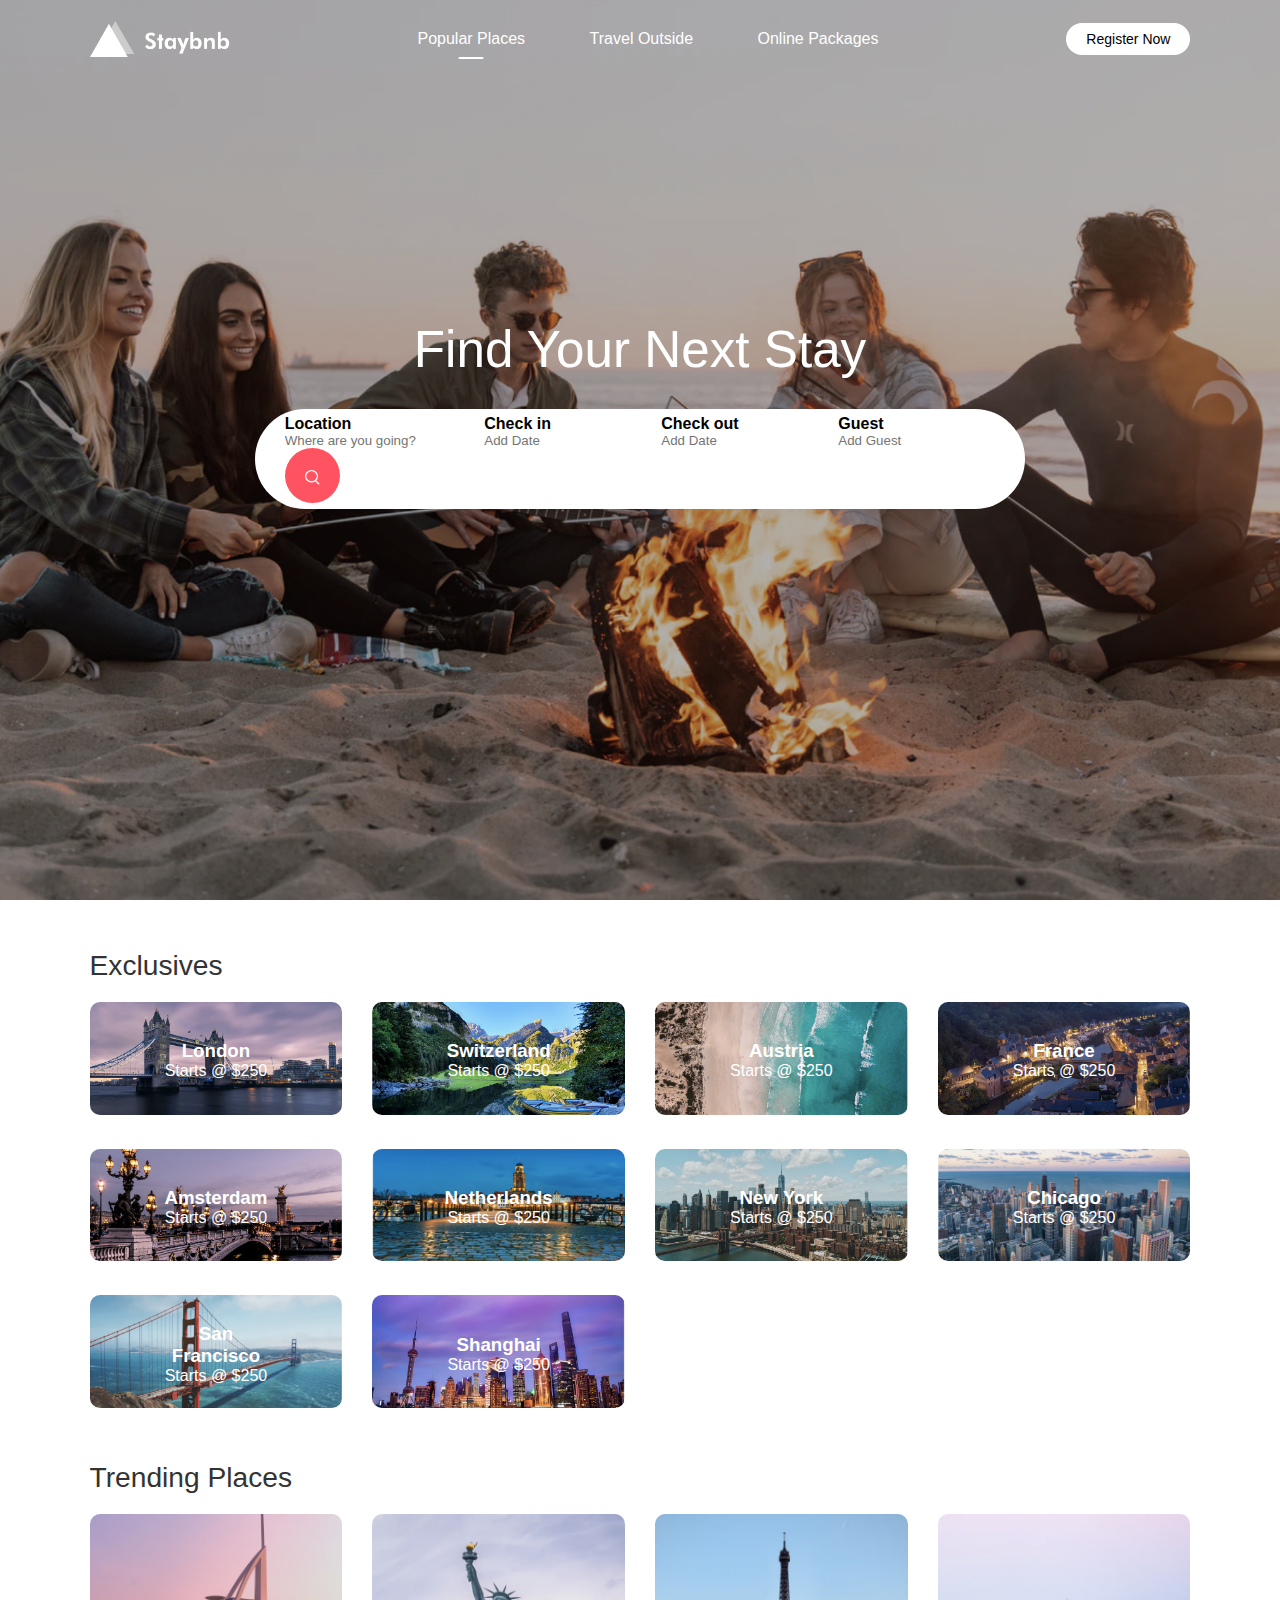
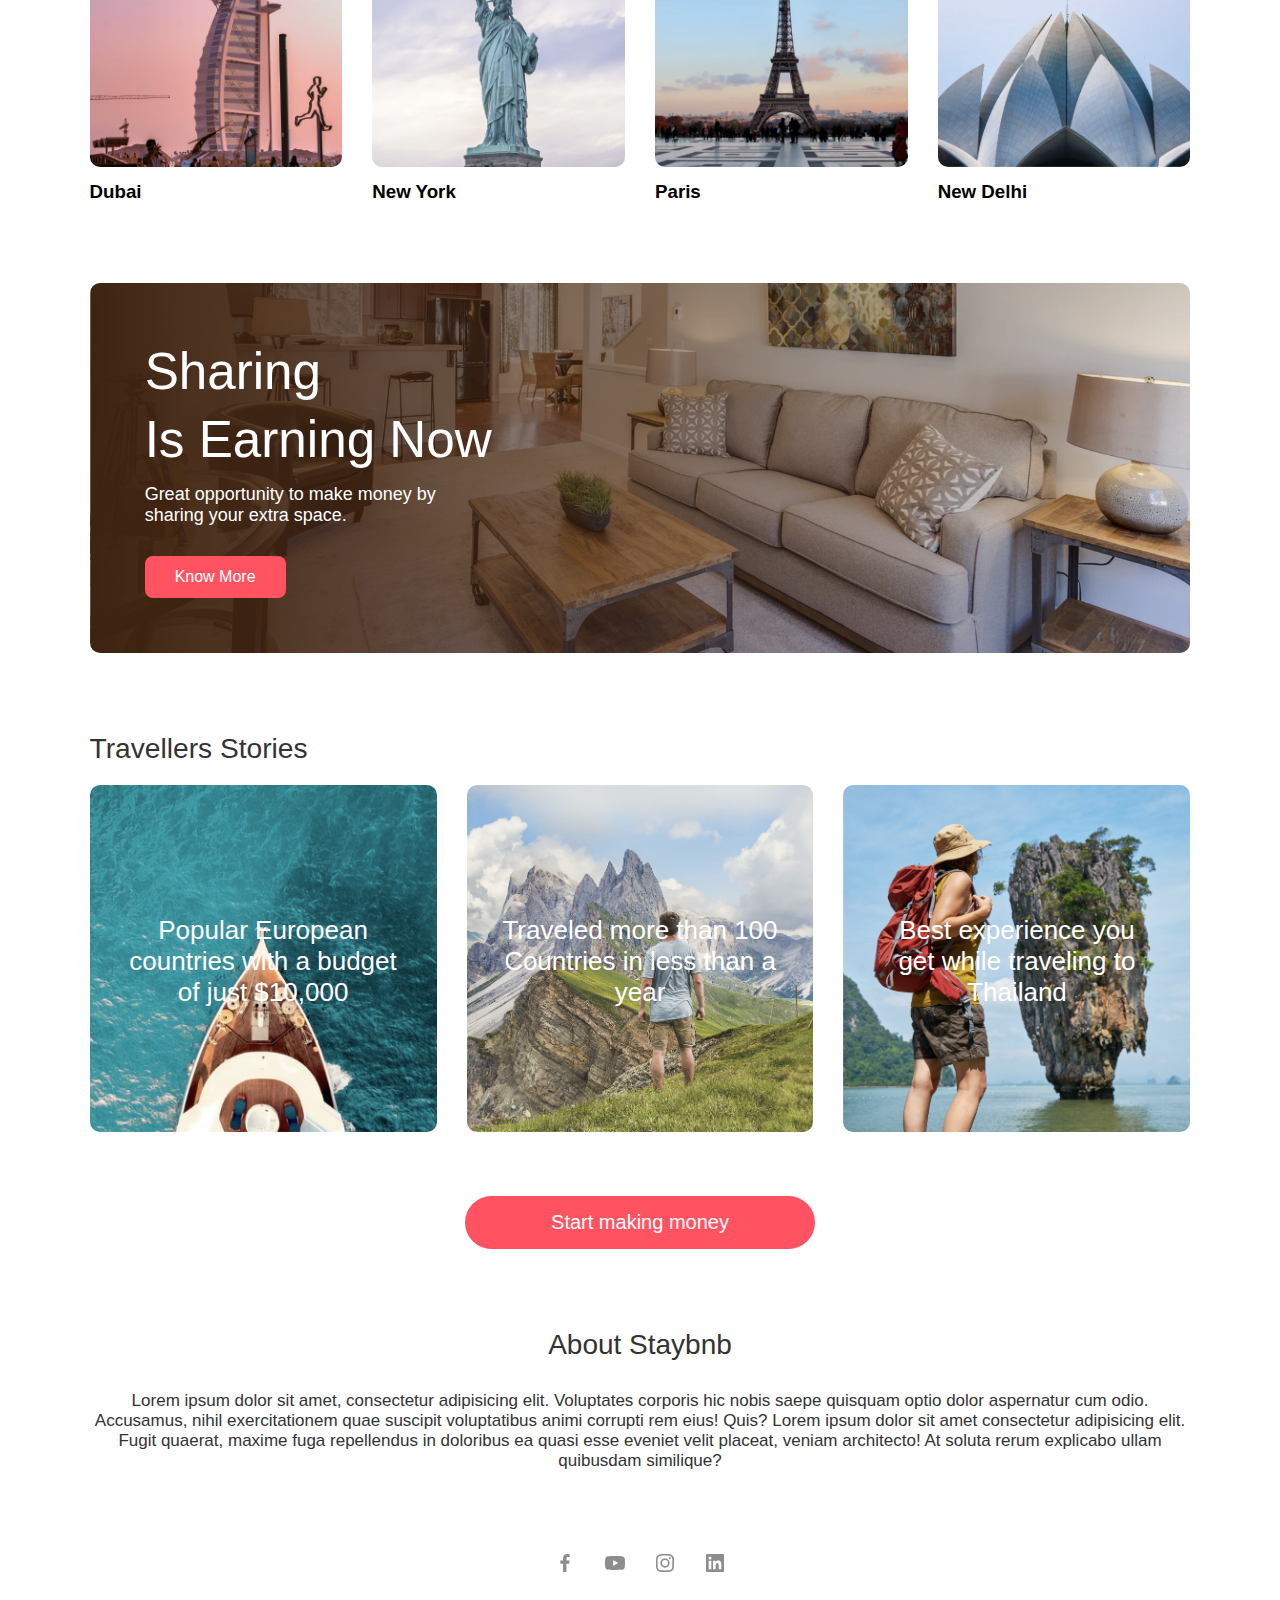
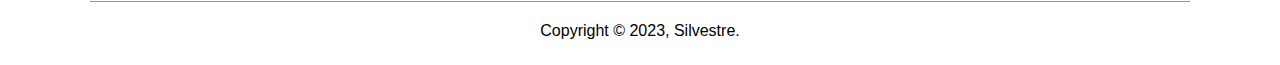
<file: index.html>
<!DOCTYPE html>
<html lang="en">
  <head>
    <meta charset="UTF-8" />
    <meta name="viewport" content="width=device-width, initial-scale=1.0" />
    <title>Staybnb</title>
    <link
      rel="stylesheet"
      href="https://cdnjs.cloudflare.com/ajax/libs/font-awesome/4.7.0/css/font-awesome.min.css"
    />
    <link rel="stylesheet" href="./style.css" />
    <link rel="shortcut icon" type="imagex/png" href="icon/logo-red-icon.png" />
  </head>
  <body>
    <div class="header">
      <nav id="navBar">
        <img src="img/logo.png" class="logo" alt="logo" />
        <ul class="nav-links">
          <li><a href="index.html" class="active">Popular Places</a></li>
          <li><a href="house.html">Travel Outside</a></li>
          <li><a href="listing.html">Online Packages </a></li>
        </ul>
        <a href="#" class="register-btn">Register Now</a>
        <div class="toggle"><i class="fa fa-bars"></i></div>
      </nav>

      <div class="container">
        <h1>Find Your Next Stay</h1>
        <div class="search-bar">
          <form>
            <div class="location-input">
              <label>Location</label>
              <input type="text" placeholder="Where are you going?" />
            </div>
            <div>
              <label>Check in</label>
              <input type="text" placeholder="Add Date" />
            </div>
            <div>
              <label>Check out</label>
              <input type="text" placeholder="Add Date" />
            </div>
            <div>
              <label>Guest</label>
              <input type="text" placeholder="Add Guest" />
            </div>
            <button type="submit"><img src="img/search.png" /></button>
          </form>
        </div>
      </div>
    </div>
    <div class="container">
      <h2 class="sub-title">Exclusives</h2>
      <div class="exclusives">
        <div>
          <img src="img/image-1.png" />
          <span>
            <h3>London</h3>
            <p>Starts @ $250</p>
          </span>
        </div>
        <div>
          <img src="img/image-2.png" />
          <span>
            <h3>Switzerland</h3>
            <p>Starts @ $250</p>
          </span>
        </div>
        <div>
          <img src="img/image-3.png" />
          <span>
            <h3>Austria</h3>
            <p>Starts @ $250</p>
          </span>
        </div>
        <div>
          <img src="img/image-4.png" />
          <span>
            <h3>France</h3>
            <p>Starts @ $250</p>
          </span>
        </div>
        <div>
          <img src="img/image-5.png" />
          <span>
            <h3>Amsterdam</h3>
            <p>Starts @ $250</p>
          </span>
        </div>

        <div>
          <img src="img/image-6.png" />
          <span>
            <h3>Netherlands</h3>
            <p>Starts @ $250</p>
          </span>
        </div>
        <div>
          <img src="img/image-7.png" />
          <span>
            <h3>New York</h3>
            <p>Starts @ $250</p>
          </span>
        </div>
        <div>
          <img src="img/image-8.png" />
          <span>
            <h3>Chicago</h3>
            <p>Starts @ $250</p>
          </span>
        </div>
        <div>
          <img src="img/image-9.png" />
          <span>
            <h3>San Francisco</h3>
            <p>Starts @ $250</p>
          </span>
        </div>
        <div>
          <img src="img/image-10.png" />
          <span>
            <h3>Shanghai</h3>
            <p>Starts @ $250</p>
          </span>
        </div>
      </div>

      <h2 class="sub-title">Trending Places</h2>
      <div class="treding">
        <div>
          <img src="img/dubai.png" />
          <h3>Dubai</h3>
        </div>
        <div>
          <img src="img/new-york.png" />
          <h3>New York</h3>
        </div>
        <div>
          <img src="img/paris.png" />
          <h3>Paris</h3>
        </div>
        <div>
          <img src="img/new-delhi.png" />
          <h3>New Delhi</h3>
        </div>
      </div>
      <div class="cta">
        <h3>
          Sharing <br />
          Is Earning Now
        </h3>
        <p>
          Great opportunity to make money by <br />
          sharing your extra space.
        </p>
        <a href="#" class="cta-btn">Know More</a>
      </div>

      <h2 class="sub-title">Travellers Stories</h2>
      <div class="stories">
        <div>
          <img src="img/story-1.png" />
          <p>Popular European countries with a budget of just $10,000</p>
        </div>
        <div>
          <img src="img/story-2.png" />
          <p>Traveled more than 100 Countries in less than a year</p>
        </div>
        <div>
          <img src="img/story-3.png" />
          <p>Best experience you get while traveling to Thailand</p>
        </div>
      </div>

      <a href="#" class="start-btn">Start making money</a>
      <div class="about-msg">
        <h2>About Staybnb</h2>
        <p>
          Lorem ipsum dolor sit amet, consectetur adipisicing elit. Voluptates
          corporis hic nobis saepe quisquam optio dolor aspernatur cum odio.
          Accusamus, nihil exercitationem quae suscipit voluptatibus animi
          corrupti rem eius! Quis? Lorem ipsum dolor sit amet consectetur
          adipisicing elit. Fugit quaerat, maxime fuga repellendus in doloribus
          ea quasi esse eveniet velit placeat, veniam architecto! At soluta
          rerum explicabo ullam quibusdam similique?
        </p>
      </div>
      <footer>
        <div class="footer">
          <a href="https://facebook.com/" target="_blank">
            <svg
              xmlns="http://www.w3.org/2000/svg"
              width="24"
              height="24"
              viewBox="0 0 24 24"
              style="fill: rgb(141, 141, 141)"
            >
              <path
                d="M13.397 20.997v-8.196h2.765l.411-3.209h-3.176V7.548c0-.926.258-1.56 1.587-1.56h1.684V3.127A22.336 22.336 0 0 0 14.201 3c-2.444 0-4.122 1.492-4.122 4.231v2.355H7.332v3.209h2.753v8.202h3.312z"
              ></path>
            </svg>
          </a>
          <a href="https://youtube.com/" target="_blank">
            <svg
              xmlns="http://www.w3.org/2000/svg"
              width="24"
              height="24"
              viewBox="0 0 24 24"
              style="fill: rgb(141, 141, 141)"
            >
              <path
                d="M21.593 7.203a2.506 2.506 0 0 0-1.762-1.766C18.265 5.007 12 5 12 5s-6.264-.007-7.831.404a2.56 2.56 0 0 0-1.766 1.778c-.413 1.566-.417 4.814-.417 4.814s-.004 3.264.406 4.814c.23.857.905 1.534 1.763 1.765 1.582.43 7.83.437 7.83.437s6.265.007 7.831-.403a2.515 2.515 0 0 0 1.767-1.763c.414-1.565.417-4.812.417-4.812s.02-3.265-.407-4.831zM9.996 15.005l.005-6 5.207 3.005-5.212 2.995z"
              ></path>
            </svg>
          </a>
          <a href="https://instagram.com/" target="_blank">
            <svg
              xmlns="http://www.w3.org/2000/svg"
              width="24"
              height="24"
              viewBox="0 0 24 24"
              style="fill: rgb(141, 141, 141)"
            >
              <path
                d="M11.999 7.377a4.623 4.623 0 1 0 0 9.248 4.623 4.623 0 0 0 0-9.248zm0 7.627a3.004 3.004 0 1 1 0-6.008 3.004 3.004 0 0 1 0 6.008z"
              ></path>
              <circle cx="16.806" cy="7.207" r="1.078"></circle>
              <path
                d="M20.533 6.111A4.605 4.605 0 0 0 17.9 3.479a6.606 6.606 0 0 0-2.186-.42c-.963-.042-1.268-.054-3.71-.054s-2.755 0-3.71.054a6.554 6.554 0 0 0-2.184.42 4.6 4.6 0 0 0-2.633 2.632 6.585 6.585 0 0 0-.419 2.186c-.043.962-.056 1.267-.056 3.71 0 2.442 0 2.753.056 3.71.015.748.156 1.486.419 2.187a4.61 4.61 0 0 0 2.634 2.632 6.584 6.584 0 0 0 2.185.45c.963.042 1.268.055 3.71.055s2.755 0 3.71-.055a6.615 6.615 0 0 0 2.186-.419 4.613 4.613 0 0 0 2.633-2.633c.263-.7.404-1.438.419-2.186.043-.962.056-1.267.056-3.71s0-2.753-.056-3.71a6.581 6.581 0 0 0-.421-2.217zm-1.218 9.532a5.043 5.043 0 0 1-.311 1.688 2.987 2.987 0 0 1-1.712 1.711 4.985 4.985 0 0 1-1.67.311c-.95.044-1.218.055-3.654.055-2.438 0-2.687 0-3.655-.055a4.96 4.96 0 0 1-1.669-.311 2.985 2.985 0 0 1-1.719-1.711 5.08 5.08 0 0 1-.311-1.669c-.043-.95-.053-1.218-.053-3.654 0-2.437 0-2.686.053-3.655a5.038 5.038 0 0 1 .311-1.687c.305-.789.93-1.41 1.719-1.712a5.01 5.01 0 0 1 1.669-.311c.951-.043 1.218-.055 3.655-.055s2.687 0 3.654.055a4.96 4.96 0 0 1 1.67.311 2.991 2.991 0 0 1 1.712 1.712 5.08 5.08 0 0 1 .311 1.669c.043.951.054 1.218.054 3.655 0 2.436 0 2.698-.043 3.654h-.011z"
              ></path>
            </svg>
          </a>
          <a href="https://linkedin.com/" target="_blank">
            <svg
              xmlns="http://www.w3.org/2000/svg"
              width="24"
              height="24"
              viewBox="0 0 24 24"
              style="fill: rgb(141, 141, 141)"
            >
              <path
                d="M20 3H4a1 1 0 0 0-1 1v16a1 1 0 0 0 1 1h16a1 1 0 0 0 1-1V4a1 1 0 0 0-1-1zM8.339 18.337H5.667v-8.59h2.672v8.59zM7.003 8.574a1.548 1.548 0 1 1 0-3.096 1.548 1.548 0 0 1 0 3.096zm11.335 9.763h-2.669V14.16c0-.996-.018-2.277-1.388-2.277-1.39 0-1.601 1.086-1.601 2.207v4.248h-2.667v-8.59h2.56v1.174h.037c.355-.675 1.227-1.387 2.524-1.387 2.704 0 3.203 1.778 3.203 4.092v4.71z"
              ></path>
            </svg>
          </a>

          <hr />
          <p>Copyright © 2023, Silvestre.</p>
        </div>
      </footer>
    </div>

    <script src="menuBar.js"></script>
  </body>
</html>
</file>
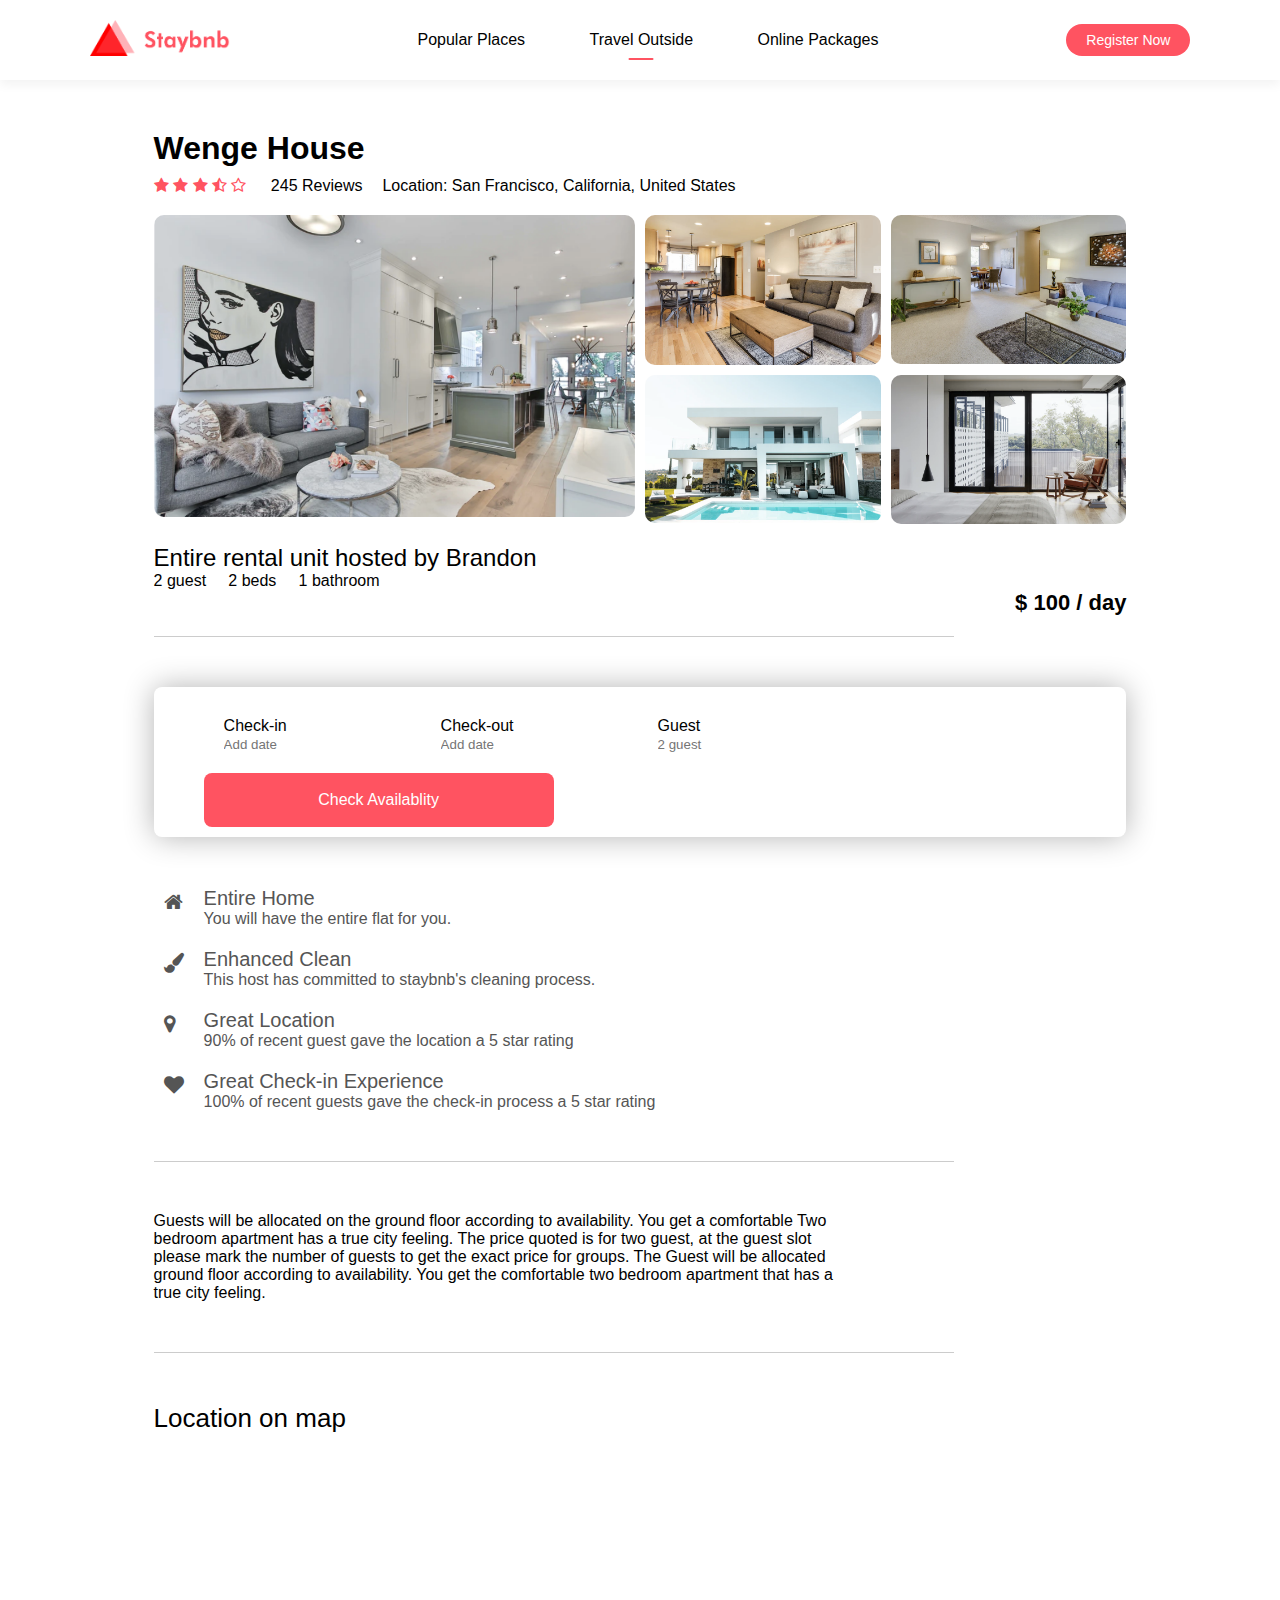
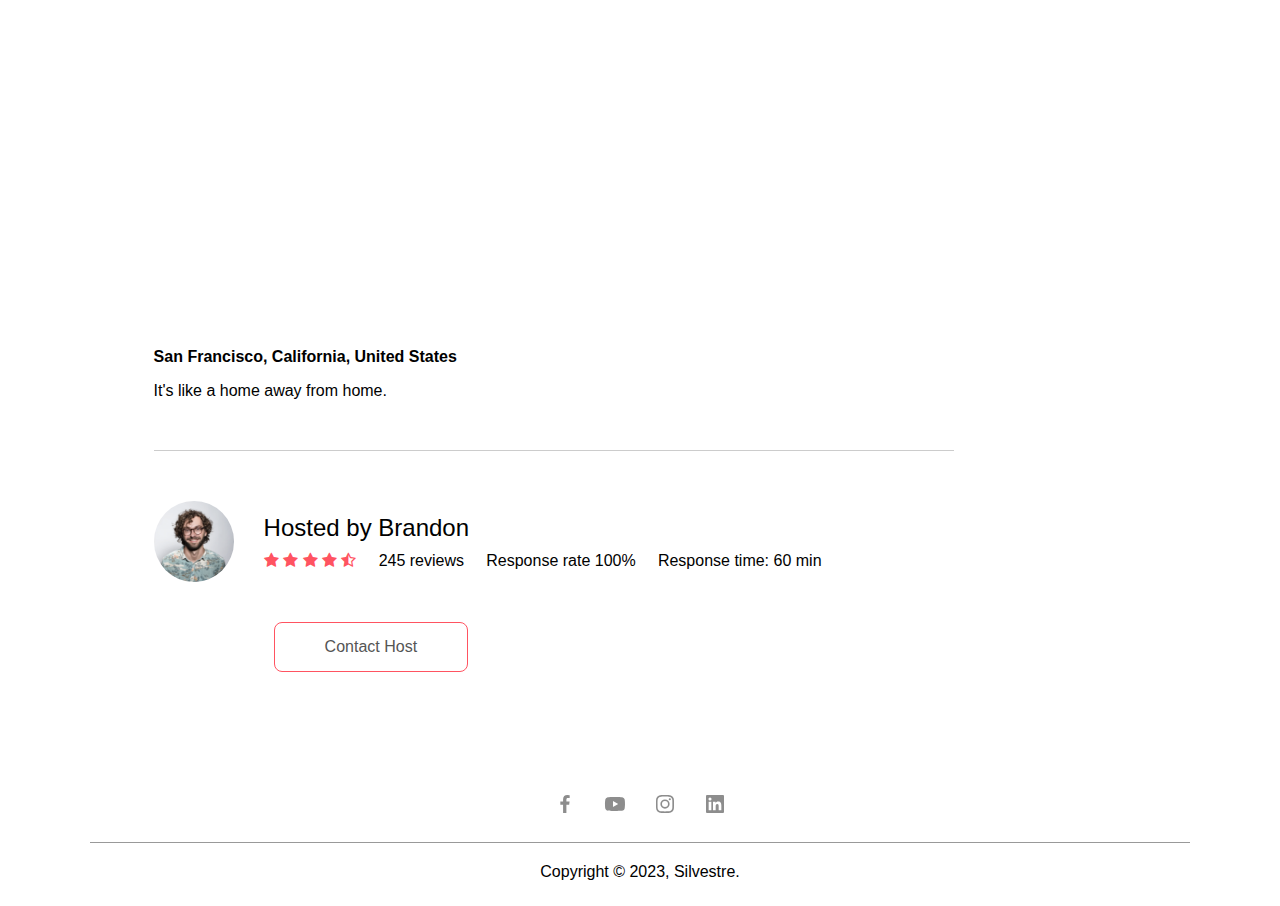
<file: house.html>
<!DOCTYPE html>
<html lang="en">
  <head>
    <meta charset="UTF-8" />
    <meta name="viewport" content="width=device-width, initial-scale=1.0" />
    <title>House Details Page</title>
    <link rel="stylesheet" href="https://maxcdn.bootstrapcdn.com/font-awesome/4.7.0/css/font-awesome.min.css">
    <link rel="stylesheet" href="./style.css" />
    <link rel="shortcut icon" type="imagex/png" href="icon/logo-red-icon.png">
  </head>
    <body>

      <nav id="navBar" class="navbar-white">
        <a href="./index.html"><img src="img/logo-red.png" class="logo" alt="logo" /></a>        
        <ul class="nav-links">
          <li><a href="index.html">Popular Places</a></li>
          <li><a href="house.html" class="active">Travel Outside</a></li>
          <li><a href="listing.html">Online Packages </a></li>
        </ul>
        <a href="#" class="register-btn">Register Now</a>
        <div class="toggle"><i class="fa fa-bars"></i></div>
      </nav>
      
      <div class="house-details">
        <div class="house-title">
          <h1>Wenge House</h1>
          <div class="row">
            <div>
              <i class="fa fa-star"></i>
              <i class="fa fa-star"></i>
              <i class="fa fa-star"></i>
              <i class="fa fa-star-half-o"></i>
              <i class="fa fa-star-o"></i>
              <span>245 Reviews</span>
            </div>
            <div>
              <p>Location: San Francisco, California, United States</p>
            </div>
          </div>
        </div>
        <div class="gallery">
          <div class="gallery-img-1"><img src="img/house-1.png" alt=""></div>
          <div><img src="img/house-2.png" alt=""></div>
          <div><img src="img/house-3.png" alt=""></div>
          <div><img src="img/house-4.png" alt=""></div>
          <div><img src="img/house-5.png" alt=""></div>
        </div>
        <div class="small-details">
          <h2>Entire rental unit hosted by Brandon</h2>
          <p>2 guest &nbsp; &nbsp; 2 beds &nbsp; &nbsp; 1 bathroom</p>
          <h4>$ 100 / day</h4>
        </div>
        <hr class="line">
        <form class="check-form">
          <div>
            <label>Check-in</label>
            <input type="text" placeholder="Add date">
          </div>
          <div>
            <label>Check-out</label>
            <input type="text" placeholder="Add date">
          </div>
          <div class="guest-field">
            <label>Guest</label>
            <input type="text" placeholder="2 guest">
          </div>
          <button type="submit">Check Availablity</button>
        </form>

        <ul class="details-list">
          <li><i class="fa fa-home"></i>Entire Home
            <span>You will have the entire flat for you.</span>
          </li>
          <li><i class="fa fa-paint-brush"></i>Enhanced Clean 
            <span>This host has committed to staybnb's cleaning process.</span>
          </li>
          <li><i class="fa fa-map-marker"></i>Great Location 
            <span>90% of recent guest gave the location a 5 star rating</span>
          </li>
          <li><i class="fa fa-heart"></i>Great Check-in Experience 
            <span>100% of recent guests gave the check-in process a 5 star rating</span>
          </li>
        </ul>

        <hr class="line">

        <p class="home-desc">Guests will be allocated on the ground floor according to availability. You get a comfortable Two bedroom apartment has a true city feeling. The price quoted is for two guest, at the guest slot please mark the number of guests to get the exact price for groups. The Guest will be allocated ground floor according to availability. You get the comfortable two bedroom apartment that has a true city feeling.</p>
        <hr class="line">


        <div class="map">
          <h3>Location on map</h3>
          <iframe src="https://www.google.com/maps/embed?pb=!1m18!1m12!1m3!1d100940.18159985618!2d-122.52000169000314!3d37.75767131456297!2m3!1f0!2f0!3f0!3m2!1i1024!2i768!4f13.1!3m3!1m2!1s0x80859a6d00690021%3A0x4a501367f076adff!2sS%C3%A3o%20Francisco%2C%20CA%2C%20EUA!5e0!3m2!1spt-BR!2sbr!4v1699706919730!5m2!1spt-BR!2sbr" width="600" height="450" style="border:0;" allowfullscreen="" loading="lazy" referrerpolicy="no-referrer-when-downgrade"></iframe>
          <b>San Francisco, California, United States</b>
          <p>It's like a home away from home.</p>
        </div>

        <hr class="line">

        <div class="host">
          <img src="img/host.png">
          <div>
            <h2>Hosted by Brandon</h2>
            <p><span>
              <i class="fa fa-star"></i>
              <i class="fa fa-star"></i>
              <i class="fa fa-star"></i>
              <i class="fa fa-star"></i>
              <i class="fa fa-star-half-o"></i>
            </span>&nbsp; &nbsp; 245 reviews &nbsp; &nbsp; Response rate 100% &nbsp; &nbsp; Response time: 60 min</p>
          </div>
        </div>
        <a href="#" class="contact-host">Contact Host</a>
      </div>

      <div class="container">
        <div class="footer">
          <a href="https://facebook.com/" target="_blank">
            <svg xmlns="http://www.w3.org/2000/svg" width="24" height="24" viewBox="0 0 24 24" style="fill: rgb(141, 141, 141);"><path d="M13.397 20.997v-8.196h2.765l.411-3.209h-3.176V7.548c0-.926.258-1.56 1.587-1.56h1.684V3.127A22.336 22.336 0 0 0 14.201 3c-2.444 0-4.122 1.492-4.122 4.231v2.355H7.332v3.209h2.753v8.202h3.312z"></path>
            </svg>
          </a>
          <a href="https://youtube.com/" target="_blank">
            <svg xmlns="http://www.w3.org/2000/svg" width="24" height="24" viewBox="0 0 24 24" style="fill: rgb(141, 141, 141);"><path d="M21.593 7.203a2.506 2.506 0 0 0-1.762-1.766C18.265 5.007 12 5 12 5s-6.264-.007-7.831.404a2.56 2.56 0 0 0-1.766 1.778c-.413 1.566-.417 4.814-.417 4.814s-.004 3.264.406 4.814c.23.857.905 1.534 1.763 1.765 1.582.43 7.83.437 7.83.437s6.265.007 7.831-.403a2.515 2.515 0 0 0 1.767-1.763c.414-1.565.417-4.812.417-4.812s.02-3.265-.407-4.831zM9.996 15.005l.005-6 5.207 3.005-5.212 2.995z"></path>
            </svg>
          </a>
          <a href="https://instagram.com/" target="_blank">
            <svg xmlns="http://www.w3.org/2000/svg" width="24" height="24" viewBox="0 0 24 24" style="fill: rgb(141, 141, 141);"><path d="M11.999 7.377a4.623 4.623 0 1 0 0 9.248 4.623 4.623 0 0 0 0-9.248zm0 7.627a3.004 3.004 0 1 1 0-6.008 3.004 3.004 0 0 1 0 6.008z"></path><circle cx="16.806" cy="7.207" r="1.078"></circle><path d="M20.533 6.111A4.605 4.605 0 0 0 17.9 3.479a6.606 6.606 0 0 0-2.186-.42c-.963-.042-1.268-.054-3.71-.054s-2.755 0-3.71.054a6.554 6.554 0 0 0-2.184.42 4.6 4.6 0 0 0-2.633 2.632 6.585 6.585 0 0 0-.419 2.186c-.043.962-.056 1.267-.056 3.71 0 2.442 0 2.753.056 3.71.015.748.156 1.486.419 2.187a4.61 4.61 0 0 0 2.634 2.632 6.584 6.584 0 0 0 2.185.45c.963.042 1.268.055 3.71.055s2.755 0 3.71-.055a6.615 6.615 0 0 0 2.186-.419 4.613 4.613 0 0 0 2.633-2.633c.263-.7.404-1.438.419-2.186.043-.962.056-1.267.056-3.71s0-2.753-.056-3.71a6.581 6.581 0 0 0-.421-2.217zm-1.218 9.532a5.043 5.043 0 0 1-.311 1.688 2.987 2.987 0 0 1-1.712 1.711 4.985 4.985 0 0 1-1.67.311c-.95.044-1.218.055-3.654.055-2.438 0-2.687 0-3.655-.055a4.96 4.96 0 0 1-1.669-.311 2.985 2.985 0 0 1-1.719-1.711 5.08 5.08 0 0 1-.311-1.669c-.043-.95-.053-1.218-.053-3.654 0-2.437 0-2.686.053-3.655a5.038 5.038 0 0 1 .311-1.687c.305-.789.93-1.41 1.719-1.712a5.01 5.01 0 0 1 1.669-.311c.951-.043 1.218-.055 3.655-.055s2.687 0 3.654.055a4.96 4.96 0 0 1 1.67.311 2.991 2.991 0 0 1 1.712 1.712 5.08 5.08 0 0 1 .311 1.669c.043.951.054 1.218.054 3.655 0 2.436 0 2.698-.043 3.654h-.011z"></path>
            </svg>
          </a>
          <a href="https://linkedin.com/" target="_blank">
            <svg xmlns="http://www.w3.org/2000/svg" width="24" height="24" viewBox="0 0 24 24" style="fill: rgb(141, 141, 141);"><path d="M20 3H4a1 1 0 0 0-1 1v16a1 1 0 0 0 1 1h16a1 1 0 0 0 1-1V4a1 1 0 0 0-1-1zM8.339 18.337H5.667v-8.59h2.672v8.59zM7.003 8.574a1.548 1.548 0 1 1 0-3.096 1.548 1.548 0 0 1 0 3.096zm11.335 9.763h-2.669V14.16c0-.996-.018-2.277-1.388-2.277-1.39 0-1.601 1.086-1.601 2.207v4.248h-2.667v-8.59h2.56v1.174h.037c.355-.675 1.227-1.387 2.524-1.387 2.704 0 3.203 1.778 3.203 4.092v4.71z"></path>
            </svg>
          </a>
          <hr>
          <p>Copyright © 2023, Silvestre.</p>
        </div>
      </div>

      <script src="menuBar.js"></script>

    </body>
</html>
</file>
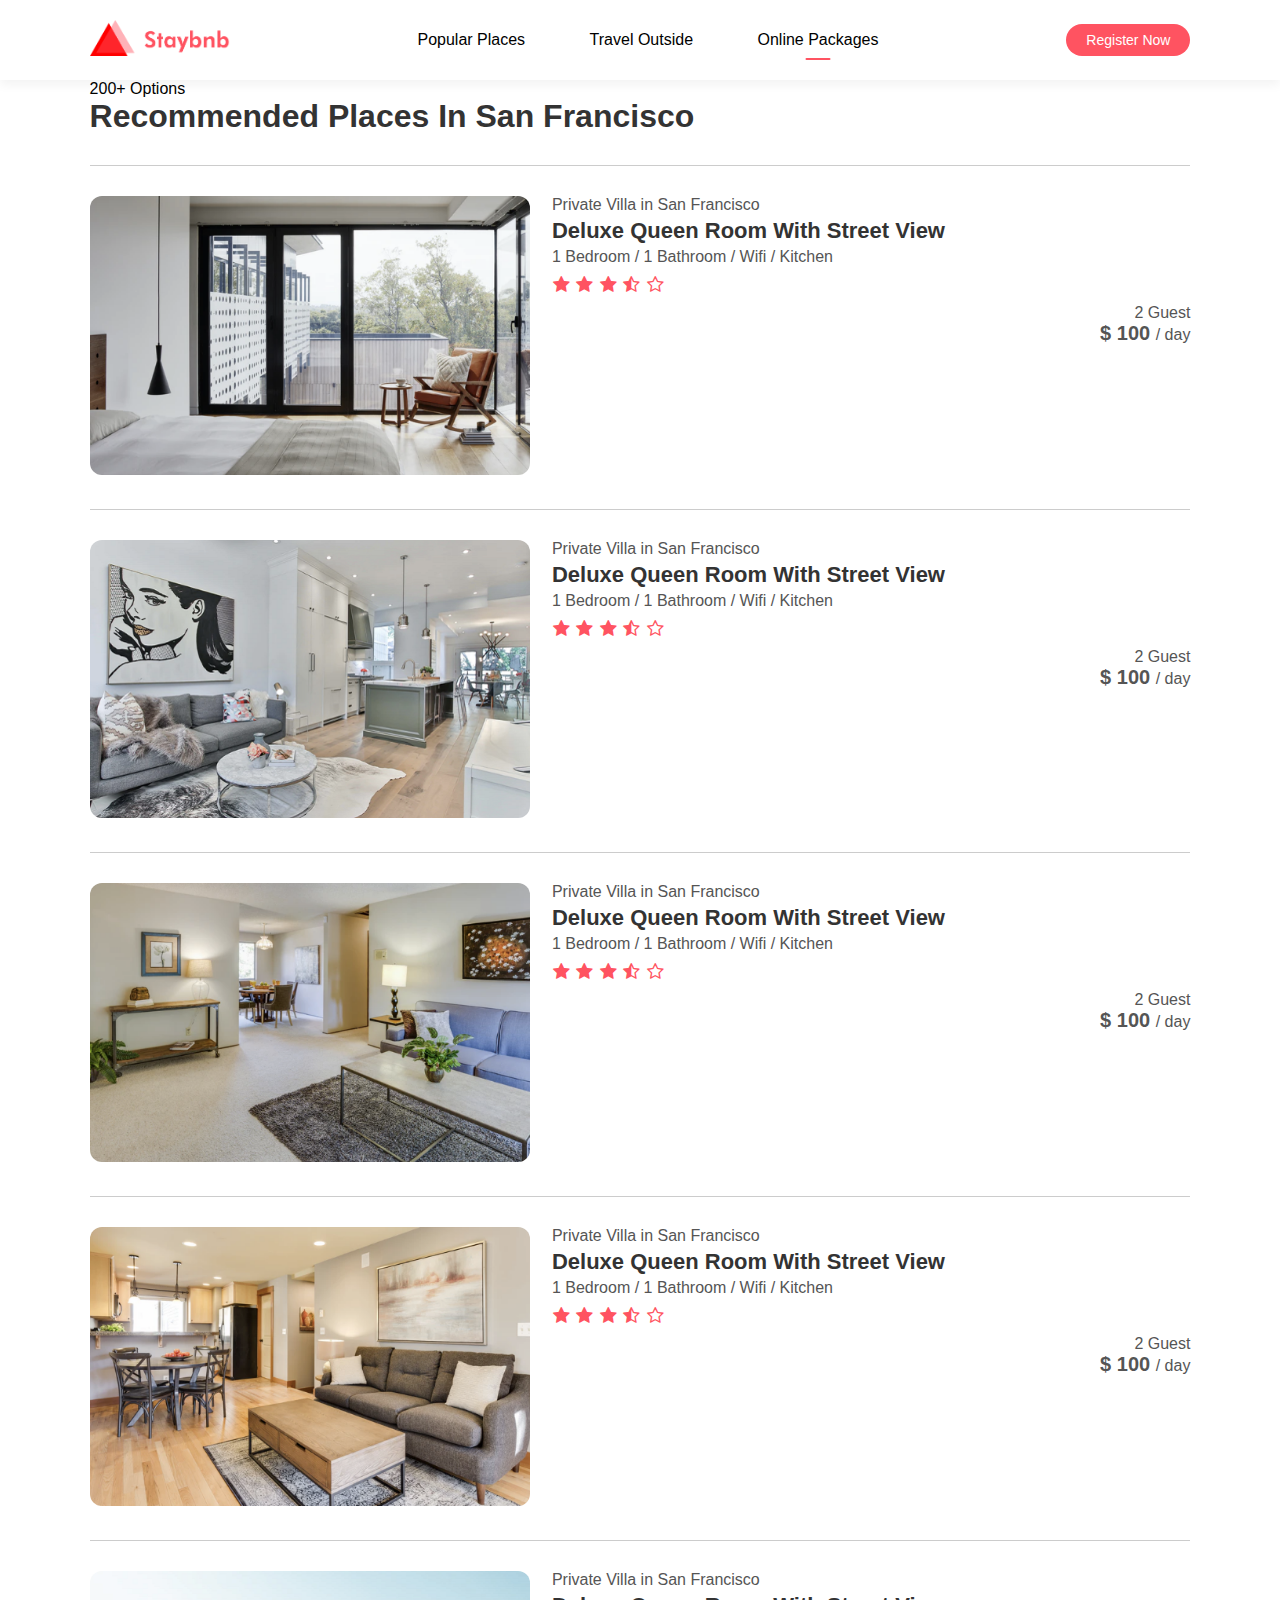
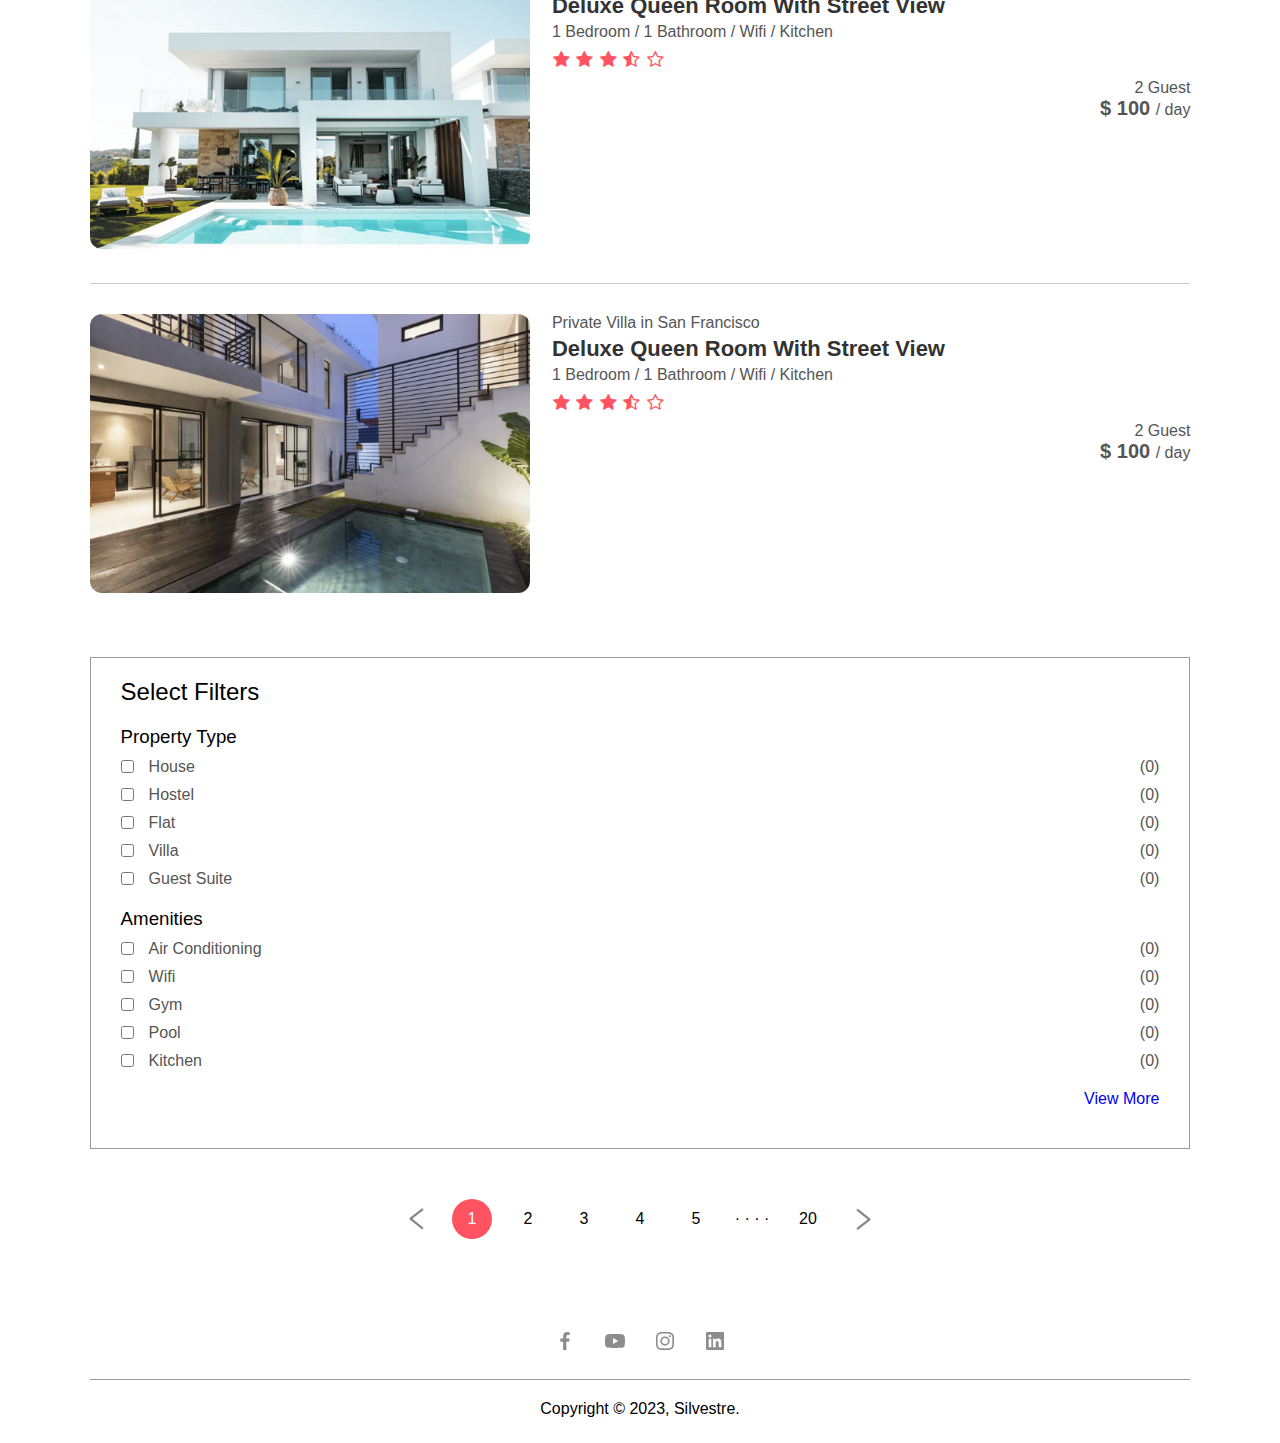
<file: listing.html>
<!DOCTYPE html>
<html lang="en">
  <head>
    <meta charset="UTF-8" />
    <meta name="viewport" content="width=device-width, initial-scale=1.0" />
    <title>Listing Page</title>
    <link rel="stylesheet" href="https://maxcdn.bootstrapcdn.com/font-awesome/4.7.0/css/font-awesome.min.css">
    <link rel="stylesheet" href="./style.css" />
    <link rel="shortcut icon" type="imagex/png" href="icon/logo-red-icon.png">
  </head>
<body>

  <nav id="navBar" class="navbar-white">
    <a href="./index.html"><img src="img/logo-red.png" class="logo" alt="logo" /></a>        
    <ul class="nav-links">
      <li><a href="index.html">Popular Places</a></li>
      <li><a href="house.html">Travel Outside</a></li>
      <li><a href="listing.html" class="active">Online Packages </a></li>
    </ul>
    <a href="#" class="register-btn">Register Now</a>
    <div class="toggle"><i class="fa fa-bars"></i></div>
  </nav>
  

  <div class="container">

    <div class="list-container">
      <div class="left-col">
        <p>200+ Options</p>
        <h1>Recommended Places In San Francisco</h1>
        <div class="house">
          <div class="house-img">
            <img src="img/image-s1.png" alt="">
          </div>
          <div class="house-info">
            <p>Private Villa in San Francisco</p>
            <h3>Deluxe Queen Room With Street View</h3>
            <p>1 Bedroom / 1 Bathroom / Wifi / Kitchen</p>
            <i class="fa fa-star"></i>
            <i class="fa fa-star"></i>
            <i class="fa fa-star"></i>
            <i class="fa fa-star-half-o"></i>
            <i class="fa fa-star-o"></i>
            <div class="house-price">
              <p>2 Guest</p>
              <h4>$ 100 <span>/ day</span></h4>
            </div>
          </div>
        </div>
        <div class="house">
          <div class="house-img">
            <img src="img/image-s2.png" alt="">
          </div>
          <div class="house-info">
            <p>Private Villa in San Francisco</p>
            <h3>Deluxe Queen Room With Street View</h3>
            <p>1 Bedroom / 1 Bathroom / Wifi / Kitchen</p>
            <i class="fa fa-star"></i>
            <i class="fa fa-star"></i>
            <i class="fa fa-star"></i>
            <i class="fa fa-star-half-o"></i>
            <i class="fa fa-star-o"></i>
            <div class="house-price">
              <p>2 Guest</p>
              <h4>$ 100 <span>/ day</span></h4>
            </div>
          </div>
        </div>
        <div class="house">
          <div class="house-img">
            <img src="img/image-s3.png" alt="">
          </div>
          <div class="house-info">
            <p>Private Villa in San Francisco</p>
            <h3>Deluxe Queen Room With Street View</h3>
            <p>1 Bedroom / 1 Bathroom / Wifi / Kitchen</p>
            <i class="fa fa-star"></i>
            <i class="fa fa-star"></i>
            <i class="fa fa-star"></i>
            <i class="fa fa-star-half-o"></i>
            <i class="fa fa-star-o"></i>
            <div class="house-price">
              <p>2 Guest</p>
              <h4>$ 100 <span>/ day</span></h4>
            </div>
          </div>
        </div>
        <div class="house">
          <div class="house-img">
            <img src="img/image-s4.png" alt="">
          </div>
          <div class="house-info">
            <p>Private Villa in San Francisco</p>
            <h3>Deluxe Queen Room With Street View</h3>
            <p>1 Bedroom / 1 Bathroom / Wifi / Kitchen</p>
            <i class="fa fa-star"></i>
            <i class="fa fa-star"></i>
            <i class="fa fa-star"></i>
            <i class="fa fa-star-half-o"></i>
            <i class="fa fa-star-o"></i>
            <div class="house-price">
              <p>2 Guest</p>
              <h4>$ 100 <span>/ day</span></h4>
            </div>
          </div>
        </div>
        <div class="house">
          <div class="house-img">
            <img src="img/image-s5.png" alt="">
          </div>
          <div class="house-info">
            <p>Private Villa in San Francisco</p>
            <h3>Deluxe Queen Room With Street View</h3>
            <p>1 Bedroom / 1 Bathroom / Wifi / Kitchen</p>
            <i class="fa fa-star"></i>
            <i class="fa fa-star"></i>
            <i class="fa fa-star"></i>
            <i class="fa fa-star-half-o"></i>
            <i class="fa fa-star-o"></i>
            <div class="house-price">
              <p>2 Guest</p>
              <h4>$ 100 <span>/ day</span></h4>
            </div>
          </div>
        </div>
        <div class="house">
          <div class="house-img">
            <img src="img/image-s6.png" alt="">
          </div>
          <div class="house-info">
            <p>Private Villa in San Francisco</p>
            <h3>Deluxe Queen Room With Street View</h3>
            <p>1 Bedroom / 1 Bathroom / Wifi / Kitchen</p>
            <i class="fa fa-star"></i>
            <i class="fa fa-star"></i>
            <i class="fa fa-star"></i>
            <i class="fa fa-star-half-o"></i>
            <i class="fa fa-star-o"></i>
            <div class="house-price">
              <p>2 Guest</p>
              <h4>$ 100 <span>/ day</span></h4>
            </div>
          </div>
        </div>
      </div>

      <div class="right-col">
        <div class="sidebar">
          <h2>Select Filters</h2>
          <h3>Property Type</h3>
          <div class="filter">
            <input type="checkbox"> <p>House</p> <span>(0)</span>
          </div>
          <div class="filter">
            <input type="checkbox"> <p>Hostel</p> <span>(0)</span>
          </div>
          <div class="filter">
            <input type="checkbox"> <p>Flat</p> <span>(0)</span>
          </div>
          <div class="filter">
            <input type="checkbox"> <p>Villa</p> <span>(0)</span>
          </div>
          <div class="filter">
            <input type="checkbox"> <p>Guest Suite</p> <span>(0)</span>
          </div>
          <h3>Amenities</h3>
          <div class="filter">
            <input type="checkbox"> <p>Air Conditioning</p> <span>(0)</span>
          </div>
          <div class="filter">
            <input type="checkbox"> <p>Wifi</p> <span>(0)</span>
          </div>
          <div class="filter">
            <input type="checkbox"> <p>Gym</p> <span>(0)</span>
          </div>
          <div class="filter">
            <input type="checkbox"> <p>Pool</p> <span>(0)</span>
          </div>
          <div class="filter">
            <input type="checkbox"> <p>Kitchen</p> <span>(0)</span>
          </div>

          <div class="sidebar-link">
            <a href="#">View More</a>
          </div>
        </div>
      </div>
    </div>


    <div class="pagination">
      <img src="img/arrow.png">
      <span class="current">1</span>
      <span>2</span>
      <span>3</span>
      <span>4</span>
      <span>5</span>
      <span>&middot; &middot; &middot; &middot;</span>
      <span>20</span>
      <img src="img/arrow.png" class="right-arrow">
    </div>


  <footer>
    <div class="footer">
      <a href="https://facebook.com/" target="_blank">
        <svg xmlns="http://www.w3.org/2000/svg" width="24" height="24" viewBox="0 0 24 24" style="fill: rgb(141, 141, 141);"><path d="M13.397 20.997v-8.196h2.765l.411-3.209h-3.176V7.548c0-.926.258-1.56 1.587-1.56h1.684V3.127A22.336 22.336 0 0 0 14.201 3c-2.444 0-4.122 1.492-4.122 4.231v2.355H7.332v3.209h2.753v8.202h3.312z"></path>
        </svg>
      </a>
      <a href="https://youtube.com/" target="_blank">
        <svg xmlns="http://www.w3.org/2000/svg" width="24" height="24" viewBox="0 0 24 24" style="fill: rgb(141, 141, 141);"><path d="M21.593 7.203a2.506 2.506 0 0 0-1.762-1.766C18.265 5.007 12 5 12 5s-6.264-.007-7.831.404a2.56 2.56 0 0 0-1.766 1.778c-.413 1.566-.417 4.814-.417 4.814s-.004 3.264.406 4.814c.23.857.905 1.534 1.763 1.765 1.582.43 7.83.437 7.83.437s6.265.007 7.831-.403a2.515 2.515 0 0 0 1.767-1.763c.414-1.565.417-4.812.417-4.812s.02-3.265-.407-4.831zM9.996 15.005l.005-6 5.207 3.005-5.212 2.995z"></path>
        </svg>
      </a>
      <a href="https://instagram.com/" target="_blank">
        <svg xmlns="http://www.w3.org/2000/svg" width="24" height="24" viewBox="0 0 24 24" style="fill: rgb(141, 141, 141);"><path d="M11.999 7.377a4.623 4.623 0 1 0 0 9.248 4.623 4.623 0 0 0 0-9.248zm0 7.627a3.004 3.004 0 1 1 0-6.008 3.004 3.004 0 0 1 0 6.008z"></path><circle cx="16.806" cy="7.207" r="1.078"></circle><path d="M20.533 6.111A4.605 4.605 0 0 0 17.9 3.479a6.606 6.606 0 0 0-2.186-.42c-.963-.042-1.268-.054-3.71-.054s-2.755 0-3.71.054a6.554 6.554 0 0 0-2.184.42 4.6 4.6 0 0 0-2.633 2.632 6.585 6.585 0 0 0-.419 2.186c-.043.962-.056 1.267-.056 3.71 0 2.442 0 2.753.056 3.71.015.748.156 1.486.419 2.187a4.61 4.61 0 0 0 2.634 2.632 6.584 6.584 0 0 0 2.185.45c.963.042 1.268.055 3.71.055s2.755 0 3.71-.055a6.615 6.615 0 0 0 2.186-.419 4.613 4.613 0 0 0 2.633-2.633c.263-.7.404-1.438.419-2.186.043-.962.056-1.267.056-3.71s0-2.753-.056-3.71a6.581 6.581 0 0 0-.421-2.217zm-1.218 9.532a5.043 5.043 0 0 1-.311 1.688 2.987 2.987 0 0 1-1.712 1.711 4.985 4.985 0 0 1-1.67.311c-.95.044-1.218.055-3.654.055-2.438 0-2.687 0-3.655-.055a4.96 4.96 0 0 1-1.669-.311 2.985 2.985 0 0 1-1.719-1.711 5.08 5.08 0 0 1-.311-1.669c-.043-.95-.053-1.218-.053-3.654 0-2.437 0-2.686.053-3.655a5.038 5.038 0 0 1 .311-1.687c.305-.789.93-1.41 1.719-1.712a5.01 5.01 0 0 1 1.669-.311c.951-.043 1.218-.055 3.655-.055s2.687 0 3.654.055a4.96 4.96 0 0 1 1.67.311 2.991 2.991 0 0 1 1.712 1.712 5.08 5.08 0 0 1 .311 1.669c.043.951.054 1.218.054 3.655 0 2.436 0 2.698-.043 3.654h-.011z"></path>
        </svg>
      </a>
      <a href="https://linkedin.com/" target="_blank">
        <svg xmlns="http://www.w3.org/2000/svg" width="24" height="24" viewBox="0 0 24 24" style="fill: rgb(141, 141, 141);"><path d="M20 3H4a1 1 0 0 0-1 1v16a1 1 0 0 0 1 1h16a1 1 0 0 0 1-1V4a1 1 0 0 0-1-1zM8.339 18.337H5.667v-8.59h2.672v8.59zM7.003 8.574a1.548 1.548 0 1 1 0-3.096 1.548 1.548 0 0 1 0 3.096zm11.335 9.763h-2.669V14.16c0-.996-.018-2.277-1.388-2.277-1.39 0-1.601 1.086-1.601 2.207v4.248h-2.667v-8.59h2.56v1.174h.037c.355-.675 1.227-1.387 2.524-1.387 2.704 0 3.203 1.778 3.203 4.092v4.71z"></path>
        </svg>
      </a>
      <hr>
      <p>Copyright © 2023, Silvestre.</p>
    </div>
  </footer>
</div>

  <script src="menuBar.js"></script>

</body>
</html>
</file>
<file: style.css>
*{
  margin: 0;
  padding: 0;
  box-sizing: border-box;
  font-family: 'poppins', sans-serif;
}

.header{
  min-height: 100vh;
  width: 100%;
  background-image: linear-gradient(rgba(0,0,0,0.3),rgba(0,0,0,0.3)),url(img/banner.png);
  background-size: cover;
  background-position: center;
}

 nav{
  display: flex;
  align-items: center;
  justify-content: space-between;
  padding: 20px 7%;
}

.logo{
  width: 140px;
  cursor: pointer;
}

.nav-links li{
  list-style: none;
  display: inline-block;
  margin: 10px 30px;
}

.nav-links li a{
  text-decoration: none;
  color: #fff;
}

.register-btn{
  background-color: #fff;
  color: #000;
  padding: 8px 20px;
  border-radius: 20px;
  text-decoration: none;
  font-size: 14px;
}

.register-btn:hover{
  background-color: #ff5361;
  color: #ffffff;
  padding: 8px 20px;
  border-radius: 20px;
  text-decoration: none;
  font-size: 14px;
  transition: 0.3s;
}

.container{
  padding: 0 7%;
}

.header h1{
  font-size: 4vw;
  font-weight: 500;
  color: #fff;
  text-align: center;
  padding-top: 22%;
}

.search-bar{
  background: #fff;
  width: 70%;
  margin: 30px auto;
  padding: 6px 10px 6px 30px;
  border-radius: 50px;
}

.search-bar form{
  display: flex;
  align-items: center;
  flex-wrap: wrap;
}

.search-bar form input{
  display: block;
  border: 0;
  outline: none;
  background: transparent;
}

.search-bar form button{
  background: #ff5361;
  width: 55px;
  height: 55px;
  border-radius: 50%;
  border: 0;
  outline: none;
  cursor: pointer;
}

.search-bar form button:hover{
  background: #ed3b4a;
  width: 55px;
  height: 55px;
  border-radius: 50%;
  border: 0;
  outline: none;
  cursor: pointer;
}

.search-bar form button img{
  width: 15px;
  margin-top: 7px;
}

.location-input{
  flex: 1;
}

.search-bar form label{
  font-weight: 600;
} 


/*-----------------exclusives-----------------*/

.sub-title{
  margin: 50px 0 20px;
  font-size: 2.2vw;
  font-weight: 500;
  color: #333;
}

.exclusives{
  display: grid;
  grid-template-columns: repeat(auto-fit, minmax(200px, 1fr));
  grid-gap: 30px;
}

.exclusives div img{
  width: 100%;
  border-radius: 10px;
}

.exclusives div{
  position: relative
}

.exclusives div span{
  position: absolute;
  top: 50%;
  left: 50%;
  transform: translate(-50%, -50%);
  text-align: center;
  color: #fff;
}


/*-----------------Trending Places-----------------*/

.treding{
  display: grid;
  grid-template-columns: repeat(auto-fit, minmax(200px, 1fr));
  grid-gap: 30px;
  margin-bottom: 30px;
}

.treding div img{
  width: 100%;
  border-radius: 10px;
}

.treding h3{
  font-weight: 600;
  margin-top: 10px;
}


/*-----------------call to action-----------------*/

.cta{
  margin: 80px 0;
  background-image: linear-gradient(to right, #3f2311, transparent),url(img/banner-2.png);
  background-size: cover;
  background-position: center;
  border-radius: 10px;
  padding: 5%;
  color: #fff;
}

.cta h3{
  font-size: 4vw;
  line-height: 5.3vw;
  font-weight: 500;
}

.cta p{
  font-size: 18px;
  margin: 10px 0;
}

.cta-btn{
  background-color: #ff5361;
  color: #fff;
  text-decoration: none;
  padding: 12px 30px;
  border-radius: 8px;
  margin-top: 20px;
  display: inline-block;
}

.cta-btn:hover{
  background-color: #ed3b4a;
  color: #fff;
  text-decoration: none;
  padding: 12px 30px;
  border-radius: 8px;
  margin-top: 20px;
  display: inline-block;
  transition: 0.5s;
}

/*-----------------Travellers Stories-----------------*/

.stories{
  display: grid;
  grid-template-columns: repeat(auto-fit, minmax(200px, 1fr));
  grid-gap: 30px;
  margin-bottom: 30px;
}

.stories div img{
  width: 100%;
  border-radius: 10px;
}

.stories div{
  position: relative;
  text-align: center;
}

.stories p{
  width: 80%;
  position: absolute;
  top: 50%;
  left: 50%;
  transform: translate(-50%, -50%);
  color: #fff;
  font-size: 26px;
}

.start-btn{
  text-decoration: none;
  background: #ff5361;
  color: #fff;
  width: 80%;
  max-width: 350px;
  display: block;
  text-align: center;
  margin: 60px auto;
  padding: 15px;
  border-radius: 30px;
  font-size: 20px;
}

.start-btn:hover{
  text-decoration: none;
  background: #ed3b4a;
  color: #fff;
  width: 80%;
  max-width: 350px;
  display: block;
  text-align: center;
  margin: 60px auto;
  padding: 15px;
  border-radius: 30px;
  font-size: 20px;
  transition: 0.5s;
}


/*-----------------About-msg-----------------*/

.about-msg{
  text-align: center;
  margin: 80px 0;
  color: #333;
  font-size: 17px;
}

.about-msg h2{
  font-size: 28px;
  margin-bottom: 30px;
  font-weight: 500;
}


/*-----------------footer-----------------*/

.footer{
  margin: 80px 0 10px;
  text-align: center;
}

.footer a{
  text-decoration: none;
  color: #999;
  font-size: 22px;
  margin: 0 10px;  
}

.footer hr{
  background: #999;
  height: 1px;
  width: 100%;
  border: 0;
  margin: 20px 0;
}

.footer p{
  padding-bottom: 15px;
}

.active{
  position: relative;
}
.active::after{
  content: '';
  background: #fff;
  width: 25px;
  height: 2px;
  position: absolute;
  left: 50%;
  transform: translateX(-50%);
  bottom: -12px;
  border-radius: 2px;
}

nav .toggle{
  display: none;
}

/*-----------------for small screen devices-----------------*/
@media only screen and (max-width: 700px){

  .logo{
    position: fixed;
    top: 4%;
    left: 7%;
  }
  nav{
    position: fixed;
    top: 0;
    z-index: 100;
    display: inline-block;
    width: 100%;
    padding: 100px 7% 0;
    background: #000;
    text-align: right;
    max-height: 100px;
    overflow: hidden;
    transition: max-height 0.5s;
  }
  nav .nav-links li{
    margin: 10px 0;
    display: block;
  }
  .register-btn{
    margin: 15px 0 30px;
    display: inline-block;
  }

  nav .toggle{
    display: block;
    position: fixed;
    top: 4%;
    right: 7%;
    font-size: 28px;
    color: #fff;
    cursor: pointer;  
  }

  .active::after{
    left: -40%;
    transform: translate(0, 50%);
    bottom: 50%;
  }
  .hidemenu{
    max-height: 300px;
  }

  .header h1{
    padding-top: 200px;
    font-size: 7vw;
  }

  .search-bar{
    width: 90%;
    margin: 30px auto;
    padding: 20px 10px 30px;
    border-radius: 5px;
    position: relative;
  }

  .search-bar form{
    display: block;
  }

  .search-bar form input{
    border-bottom: 1px solid #ddd;
    width: 100%;
    margin-bottom: 20px;
    margin-top: 10px;
    padding-bottom: 10px;
  }

  .search-bar form button{
    position: absolute;
    bottom: 0;
    left: 50%;
    transform: translate(-50%, 50%);
  }

  .sub-title{
    font-size: 6vw;    
  }

  .cta{
    padding: 15% 5%;
  }

  .cta h3{
    font-size: 7vw;
    line-height: 8vw;
  }

  .cta p{
    font-size: 14px;
  }

  .cta-btn{
    padding: 6px 15px;
    border-radius: 4px;
    margin-top: 10px;
    font-size: 14px;
  }

  .cta-btn:hover{
    padding: 6px 15px;
    border-radius: 4px;
    margin-top: 10px;
    font-size: 14px;
  }

  .stories p{
    font-size: 22px;    
  }

  .about-msg{
    font-size: 15px;
  }
}



/*-----------------listing page-----------------*/

.navbar-white{
  background: #fff;
  box-shadow: 0 5px 10px rgba(0,0,0,0.05);
}

.navbar-white .nav-links li a{
  color: #000;
}

.navbar-white .register-btn{
  background: #ff5361;
  color: #fff;
}

.navbar-white .register-btn:hover{
  background: #ed3b4a;
  color: #fff;
}

nav .navbar-white .fa-bars{
  color: #000;  
}

nav.navbar-white .toggle{
  font-size: 28px;
  color: #000;
}

.navbar-white .active::after{
  background: #ff5361;
}

.list-contaiber{
  margin-top: 50px;
  display: flex;
  flex-wrap: wrap;
  justify-content: space-between;
}

.left-col{
  flex-basis: 70%;
}

.right-col{
  flex-basis: 25%;
}

.left-col h1{
  color: #333;
  font-weight: 600;
  margin-bottom: 30px;
}

.house{
  display: flex;
  justify-content: space-between;
  flex-wrap: wrap;
  padding: 30px 0;
  border-top: 1px solid #ccc;
}

.house-img{
  flex-basis: 40%;
}

.house-info{
  flex-basis: 58%;
  color: #555;
}

.house-img img{
  width: 100%;
  border-radius: 12px;
}

.house-info h3{
  font-weight: 600;
  color: #333;
  font-size: 22px;
  margin: 4px 0;
}

.house-info i{
  color: #ff5361;
  font-size: 18px;
  margin: 10px 1px;
}

.house-price{
  text-align: right;
}

.house-price h4{
  font-size: 20px;  
}
.house-price h4 span{
  font-size: 16px;
  font-weight: 500;  
}

.sidebar{
  border: 1px solid #999;
  padding: 20px 30px;
  margin-top: 30px;
}
.sidebar h2{
  font-weight: 500;
}

.sidebar h3{
  font-weight: 500;
  margin: 20px 0 10px;
}

.filter{
  display: flex;
  align-items: center;
  color: #555;
  margin-bottom: 10px;
}

.filter p{
  flex: 1;
}

.filter input{
  margin-right: 15px;
  cursor: pointer;
}

.sidebar-link{
  text-align: right;
  margin: 20px 0;
}
.sidebar-link a{
  text-decoration: none;
}

.pagination{
  display: flex;
  align-items: center;
  justify-content: center;
  margin: 40px 0;
}
.pagination img{
  width: 15px;
  margin: 10px 20px;
}

.right-arrow{
  transform: rotate(180deg);
}

.pagination span{
  margin: 10px 8px;
  width: 40px;
  height: 40px;
  line-height: 40px;
  text-align: center;
  border-radius: 50%;
  cursor: pointer;
}

.pagination .current{
  background: #ff5361;
  color: #fff;
}




/*-----------------small screen for listing page-----------------*/
@media only screen and (max-width: 700px){
  .list-container{
    margin-top: 150px;
  }
  .left-col, .right-col, .house-img, .house-info{
    flex-basis: 100%;
  }
  .left-col h1{
    font-size: 22px;
  }
  .house-info h3{
    font-size: 18px;
  }
  .house-info i{
    font-size: 16px;
  }
  .pagination span{
    margin: 10px 2px;
    width: 30px;
    height: 30px;
    line-height: 30px;
    font-size: 12px;
  }
}



/*-----------------house-details page-----------------*/

.house-details{
  padding: 0 12%;
}

.house-title{
  margin-top: 50px;
}

.house-title h1{
  font-weight: 600;
}
.house-title .row{
  display: flex;
  flex-wrap: wrap;
  align-items: center;
  margin: 10px 0;
}

.house-title span{
  margin: 0 20px;
}

.house-title i{
  color: #ff5361;
}

.gallery{
  display: grid;
  grid-gap: 10px;
  grid-template-areas: 'first first . .' 'first first . .' ;
  margin: 20px 0;
}

.gallery div img{
  width: 100%;
  display: block;
  border-radius: 10px;
}

.gallery-img-1{
  grid-area: first;
}

.small-details h2{
  font-weight: 500;
}

.small-details h4{
  text-align: right;
  font-size: 22px;
}

.line{
  border: 0;
  height: 1px;
  background: #ccc;
  width: 100%;
  max-width: 800px;
  margin: 20px 0 50px;
}

.check-form{
  margin: 30px 0;
  background: #fff;
  box-shadow: 0 0 30px rgba(0,0,0,0.3);
  border-radius: 8px;
  display: flex;
  flex-wrap: wrap;
  align-items: center;
  padding: 10px 50px;
}

.check-form label{
  display: block;
}

.check-form div{
  padding: 20px;
}

.check-form input{
  background: transparent;
  border: 0;
  outline: none;
}

.check-form button{
  background: #ff5361;
  border: 0;
  outline: none;
  color: #fff;
  padding: 18px;
  width: 350px;
  border-radius: 8px;
  font-size: 16px;
  cursor: pointer;
}

.check-form button:hover{
  background: #ed3b4a;
  border: 0;
  outline: none;
  color: #fff;
  padding: 18px;
  width: 350px;
  border-radius: 8px;
  font-size: 16px;
  cursor: pointer;
  transition: 0.5s;
}

.guest-field{
  flex: 1;
}

.details-list{
  list-style: none;
  margin: 50px 0;
}

.details-list li{
  margin-left: 50px;
  font-size: 20px;
  font-weight: 500;
  margin-bottom: 20px;
  color: #555;
  position: relative;
}

.details-list li span{
  display: block;
  font-weight: 400;
  font-size: 16px;
}

.details-list li i{
  position: absolute;
  top: 5px;
  left: -40px;
}

.home-desc{
  max-width: 700px;
  margin-bottom: 50px;
}

.map{
  margin: 50px 0;
}
.map iframe{
  width: 100%;
  margin-bottom: 30px;
}

.map h3{
  font-size: 26px;
  font-weight: 500;
  margin-bottom: 30px;
}

.map b{
  display: block;
  margin-bottom: 16px;
}

.host{
  display: flex;
  align-items: center;
}

.host img{
  width: 80px;
  border-radius: 50%;
  margin-right: 30px;
}

.host h2{
  margin-bottom: 10px;
  font-weight: 500;
}

.host i{
  color: #ff5361;
}

.contact-host{
  display: inline-block;
  margin: 40px 0 40px 120px;
  text-decoration: none;
  color: #555;
  padding: 15px 50px;
  border: 1px solid #ff5361;
  border-radius: 8px;
}

.contact-host:hover{
  background-color: #ff5361;
  color: #ffffff;
  display: inline-block;
  margin: 40px 0 40px 120px;
  text-decoration: none;
  padding: 15px 50px;
  border-radius: 8px;
  transition: 0.5s;
}
/*-----------------media query for house details page-----------------*/

@media only screen and (max-width: 700px){
  .house-details{
    margin-top: 150px;
  }
  .row p{
    margin-top: 10px;
  }
  .gallery{
    grid-template-areas: 'first first' '. .' '. .';
  }
  .small-details h2{
    font-size: 20px;
    margin-top: 24px;
  }
  .small-details h4{
    text-align: left;
    margin: 10px 0;
    font-size: 18px;
  }
  .check-form{
    padding: 10px 30px;
  }
  .check-form div{
    padding: 20px 0;
    width: 100%;
  }
  .check-form input{
    border-bottom: 1px solid #ccc;
    width: 100%;
    padding-bottom: 5px;
  }
  .check-form button{
    font-size: 14px;
    margin-top: 10px;
    margin-bottom: 15px;
    border-radius: 4px;
  }
  .check-form button:hover{
    color: #fff;
    background: #ed3b4a;
    font-size: 14px;
    margin-top: 10px;
    margin-bottom: 15px;
    border-radius: 4px;
    transition: 0.5s;
  }
  .host{
    display: block;
    line-height: 28px;
  }
  .contact-host{
    margin: 40px 0;
  }
  .contact-host:hover{
    background-color: #ff5361;
    color: #ffffff;
    margin: 40px 0;
    transition: 0.5s;
  }
}
</file>
